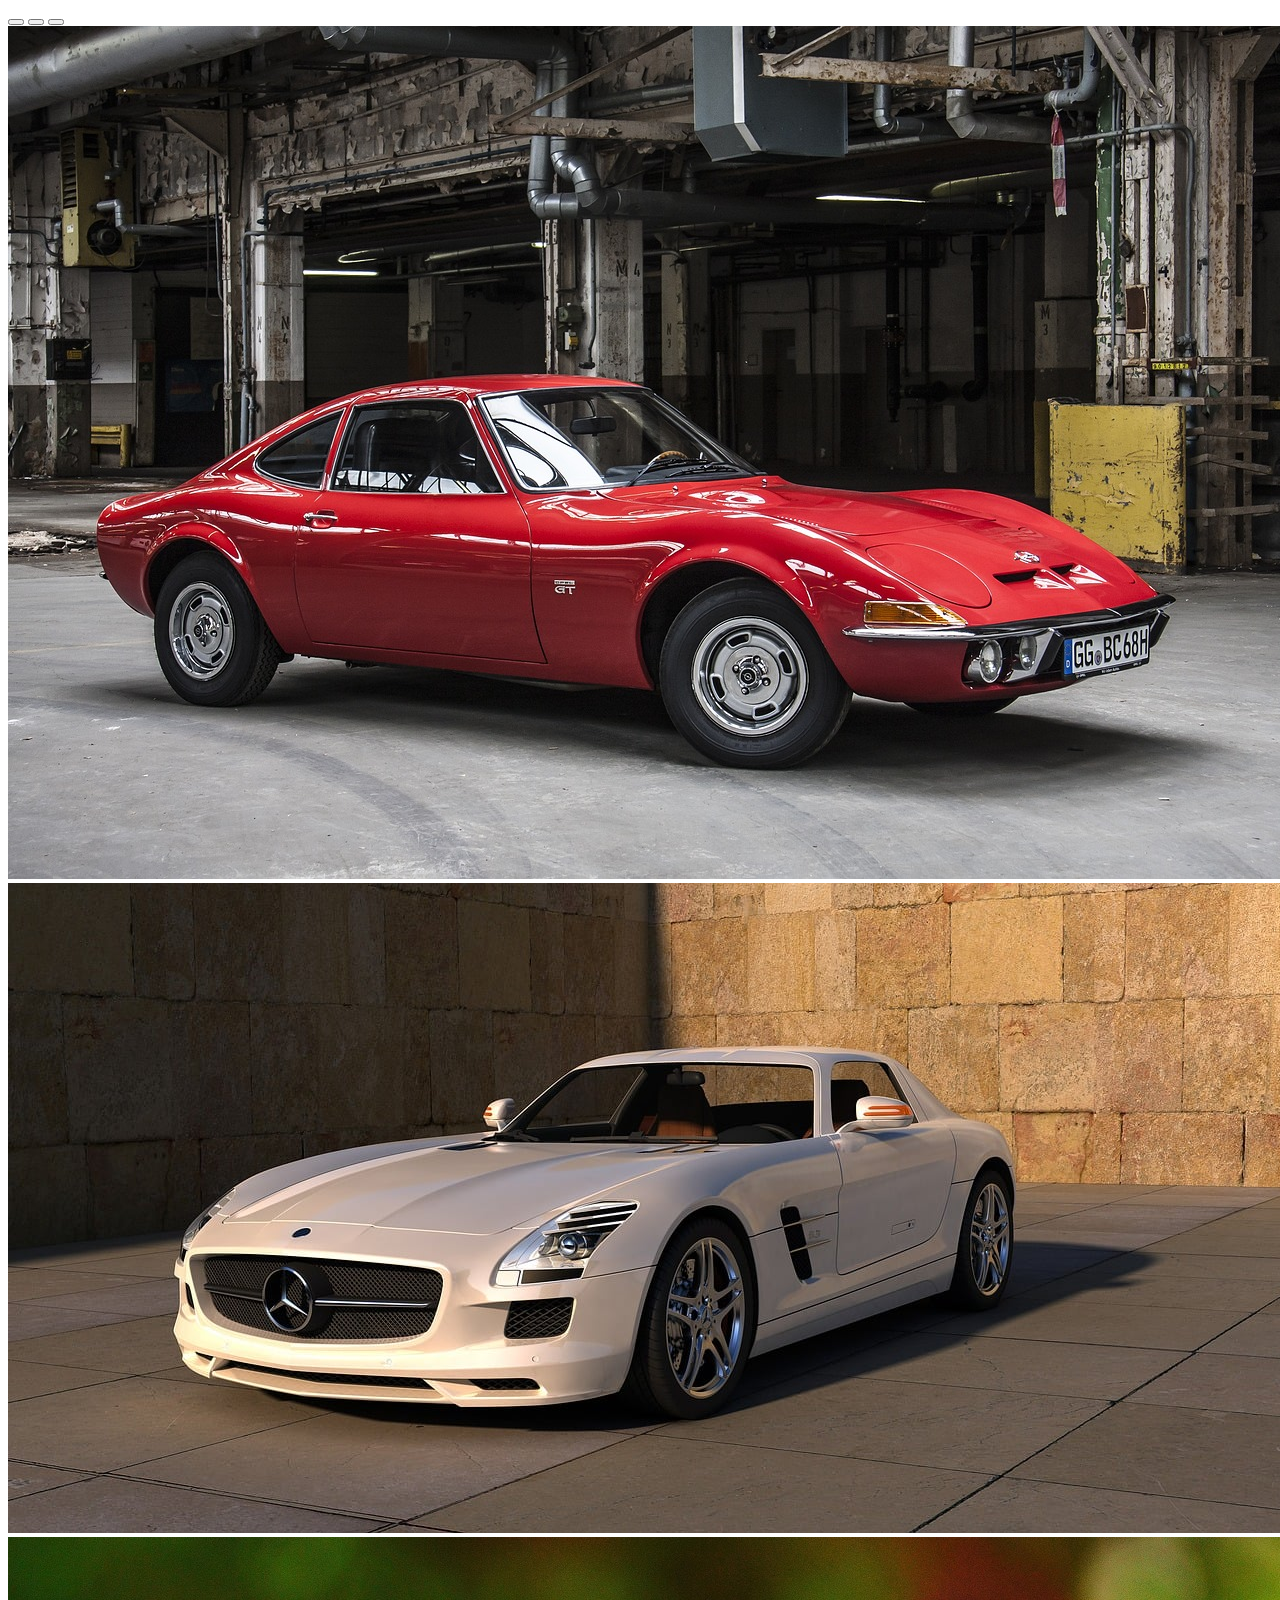
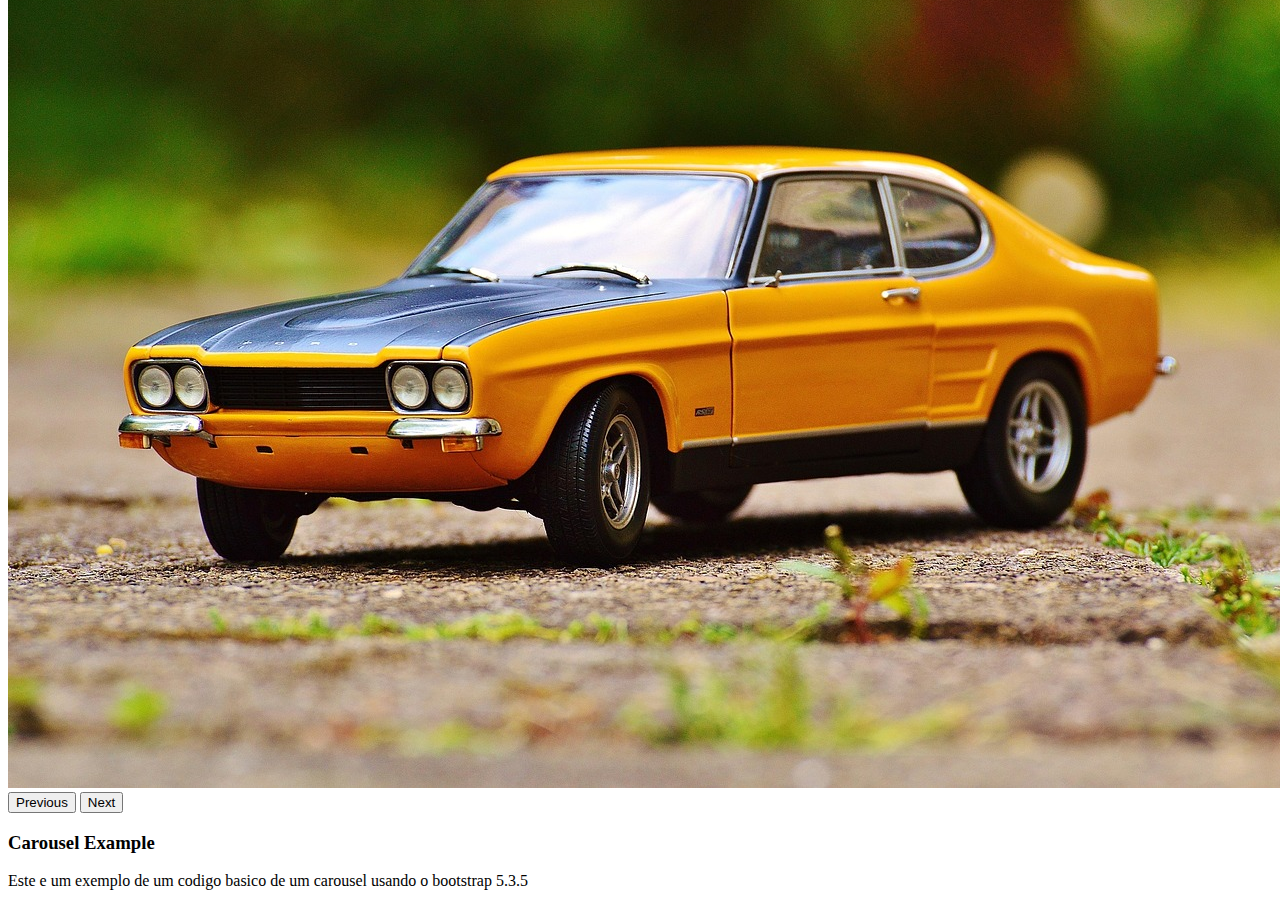
<file: aula01_bootstrep/index.html>
<!DOCTYPE html>
<html lang="pt-br">
    <head>
        <meta charset="UTF-8">
        <meta name="viewport" content="width=device-width, initial-scale=1.0">
        <link href="https://cdn.jsdelivr.net/npm/bootstrap@5.3.5/dist/css/bootstrap.min.css" rel="stylesheet" integrity="sha384-SgOJa3DmI69IUzQ2PVdRZhwQ+dy64/BUtbMJw1MZ8t5HZApcHrRKUc4W0kG879m7" crossorigin="anonymous">
        <title>Aula Bootstrep</title>
    </head>
    <body>
        <!--carousel-->
        <div id="demo" class="carousel slide" data-bs-ride="carousel">


            <!--indicator/dots-->
            <div class="carousel-indicators">
                <button type="button"
                    data-bs-target="#demo"
                    data-bs-slide-to="0"
                    class="active"
                    aria-current="true"
                    aria-label="slide 1">
                </button>

                <button type="button"
                    data-bs-target="#demo"
                    data-bs-slide-to="1"
                    aria-label="slide 2">
                </button>

                <button type="button"
                    data-bs-target="#demo"
                    data-bs-slide-to="2"
                    aria-label="slide 3">
                </button>
            </div>


            <!--the slideshow/carousel-->
            <div class="carousel-inner">

                <div class="carousel-item active">
                    <img src="img/carro1.jpg" alt="d-block w-100">
                </div>

                
                <div class="carousel-item active">
                    <img src="img/carro2.jpg" alt="d-block w-100">
                </div>

                
                <div class="carousel-item active">
                    <img src="img/carro3.jpg" alt="d-block w-100">
                </div>
            </div>

            <!--Laft an right controls/icons-->
            <button class="carousel-control-prev"
                type="button"
                data-bs-target="#demo"
                data-bs-slide="prev">

                <span class="carousel-control-prev-icon" aria-hidden="true"></span>
                <span class="visually-hidden">Previous</span>
            </button>
            
            <button class="carousel-control-next"
                type="button"
                data-bs-target="#demo"
                data-bs-slide="next">

                <span class="carousel-control-next-icon" aria-hidden="true"></span>
                <span class="visually-hidden">Next</span>
            </button>

        </div>
        <div class="container-fluid" mt-3>
            <h3>Carousel Example</h3>
            <p>Este e um exemplo de um codigo basico de um carousel usando o bootstrap 5.3.5</p>
        </div>
        <script src="https://cdn.jsdelivr.net/npm/bootstrap@5.3.5/dist/js/bootstrap.bundle.min.js" integrity="sha384-k6d4wzSIapyDyv1kpU366/PK5hCdSbCRGRCMv+eplOQJWyd1fbcAu9OCUj5zNLiq" crossorigin="anonymous"></script>
        
    </body>
    </html>
</file>
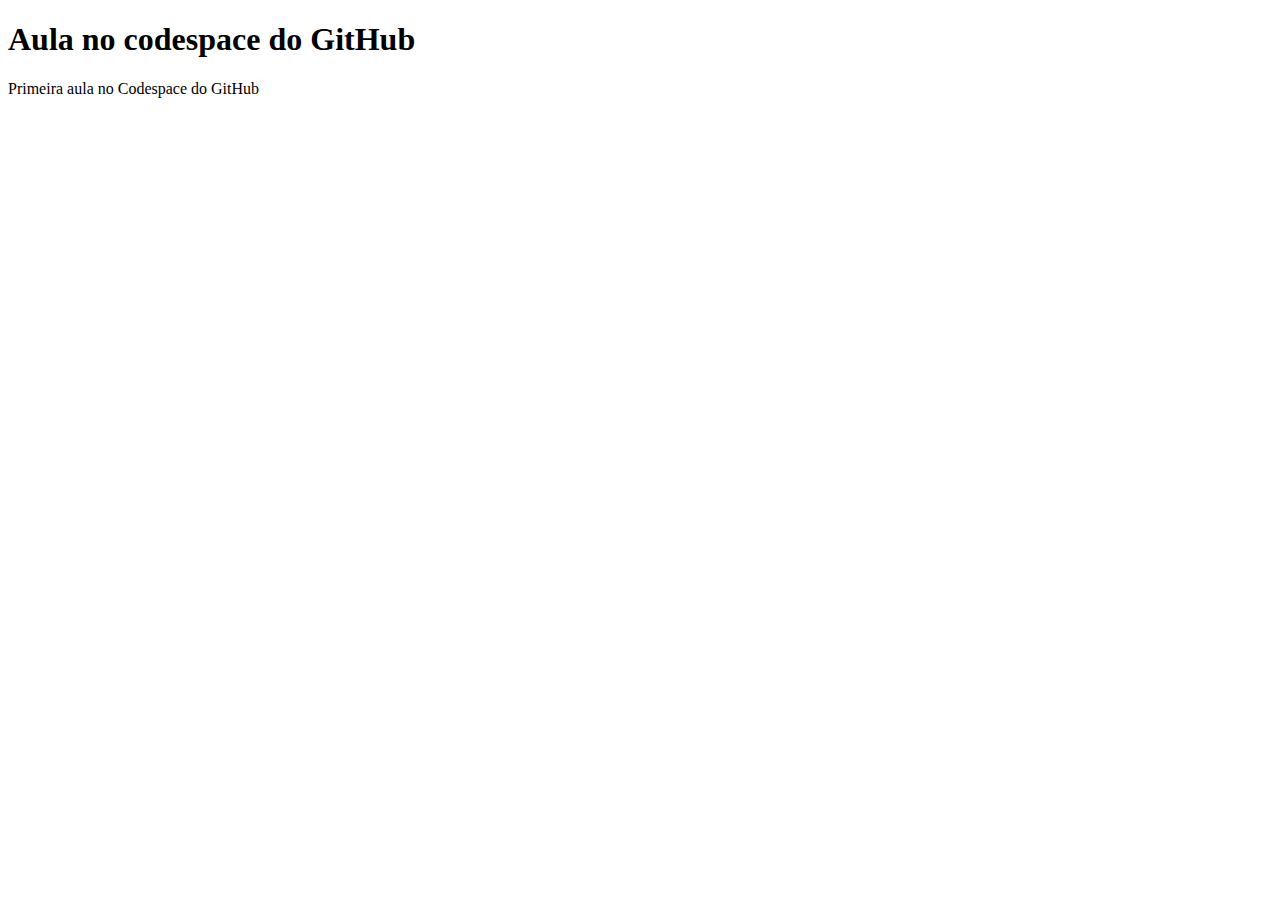
<file: aula01_codespace/index.html>
<!DOCTYPE html>
<html lang="pt-br">
<head>
    <meta charset="UTF-8">
    <meta name="viewport" content="width=device-width, initial-scale=1.0">
    <title>TEXTE GITHUB</title>
</head>
<body>
    <H1>Aula no codespace do GitHub</H1>
    <p>Primeira aula no Codespace do GitHub</p>
    
</body>
</html>
</file>
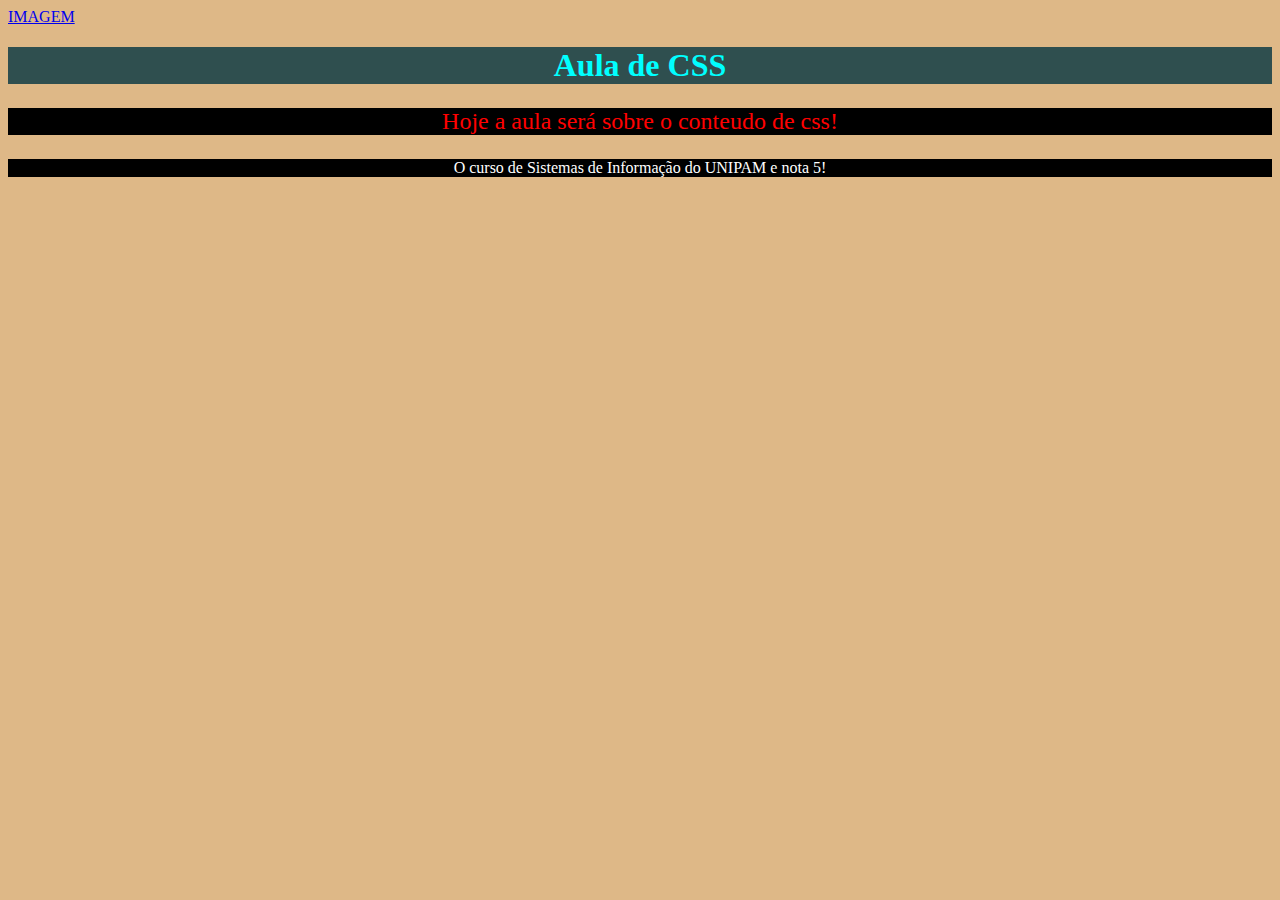
<file: aula01_css/index.html>
<!DOCTYPE html>
<html lang="pt-br">
<head>
    <meta charset="UTF-8">
    <meta name="viewport" content="width=device-width, initial-scale=1.0">
    <link rel="stylesheet" href="styles.css">
    <style>
        h1{ color: aqua;
            text-align: center;
        }

        p{text-align: center;
        }

    </style>

    <title>AULA CSS</title>
</head>
<body>
    <a href="imagem.html">IMAGEM</a>
    <h1>Aula de CSS</h1>
    <p style="color: red; font-size: 24px;">
        Hoje a aula será sobre o conteudo de css!
    </p>
    <p>
        O curso de Sistemas de Informação do UNIPAM e nota 5!
    </p>
</body>
</html>
</file>
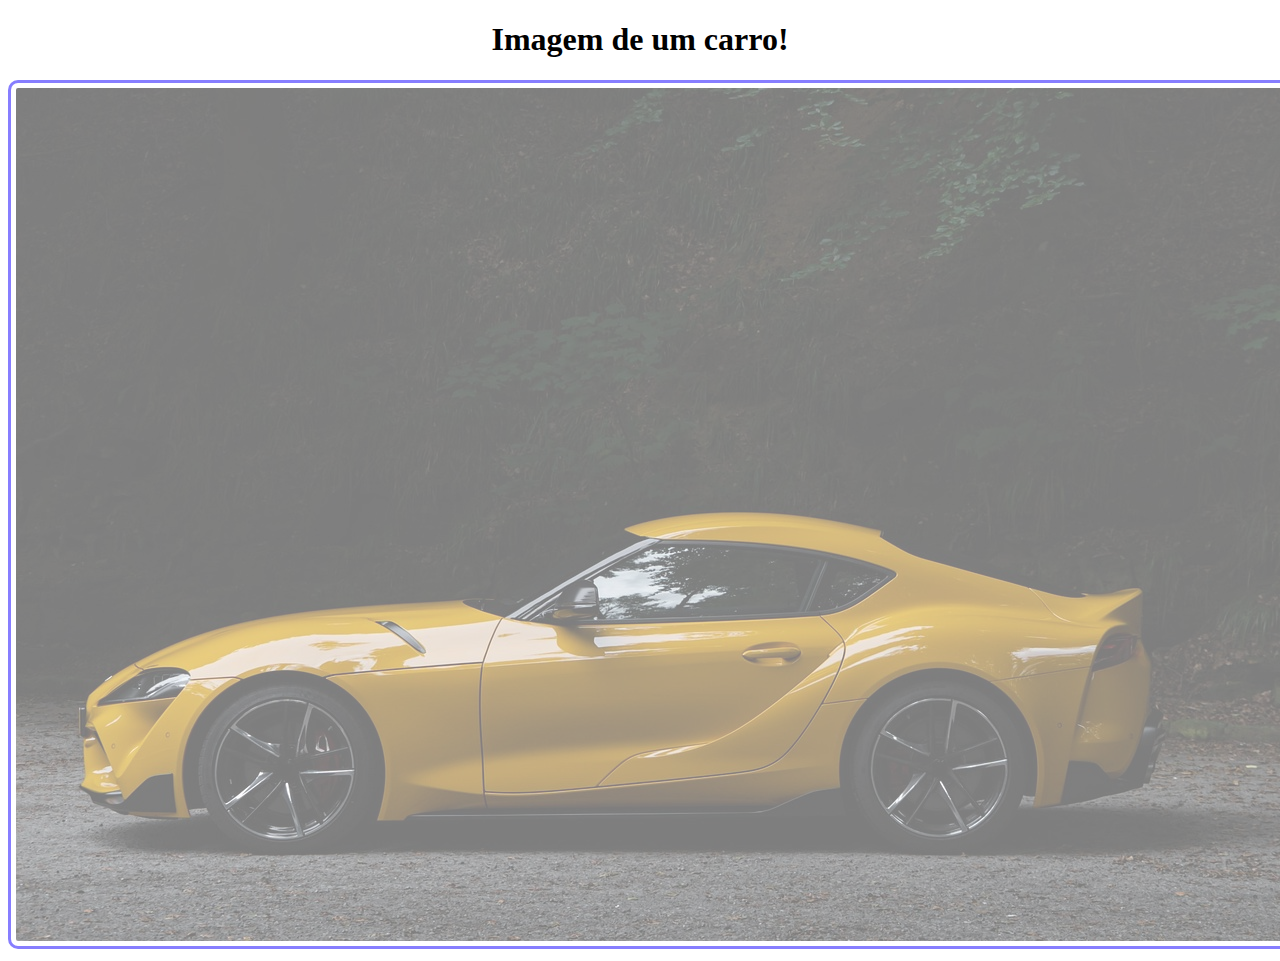
<file: aula01_rgb/index.html>
<!DOCTYPE html>
<html lang="pt-br">
<head>
    <meta charset="UTF-8">
    <meta name="viewport" content="width=device-width, initial-scale=1.0">
    <link rel="stylesheet" href="style.css">
    <title>Aula RGB</title>
</head>
<body>
    <h1>Imagem de um carro!</h1>
    
    <picture>
        <source media="(max-width:820px)" srcset="img/carro_500px.jpg" type="image/jpg">
        <source media="(max-width:1000px)" srcset="img/carro_800px.jpg" type="image/jpg">
        <source media="(max-width:500px)" srcset="img/carro_200px.jpg" type="image/jpg">
        <img src="img/carro1.jpg" alt="">
    </picture>
    
</body>
</html>
</file>
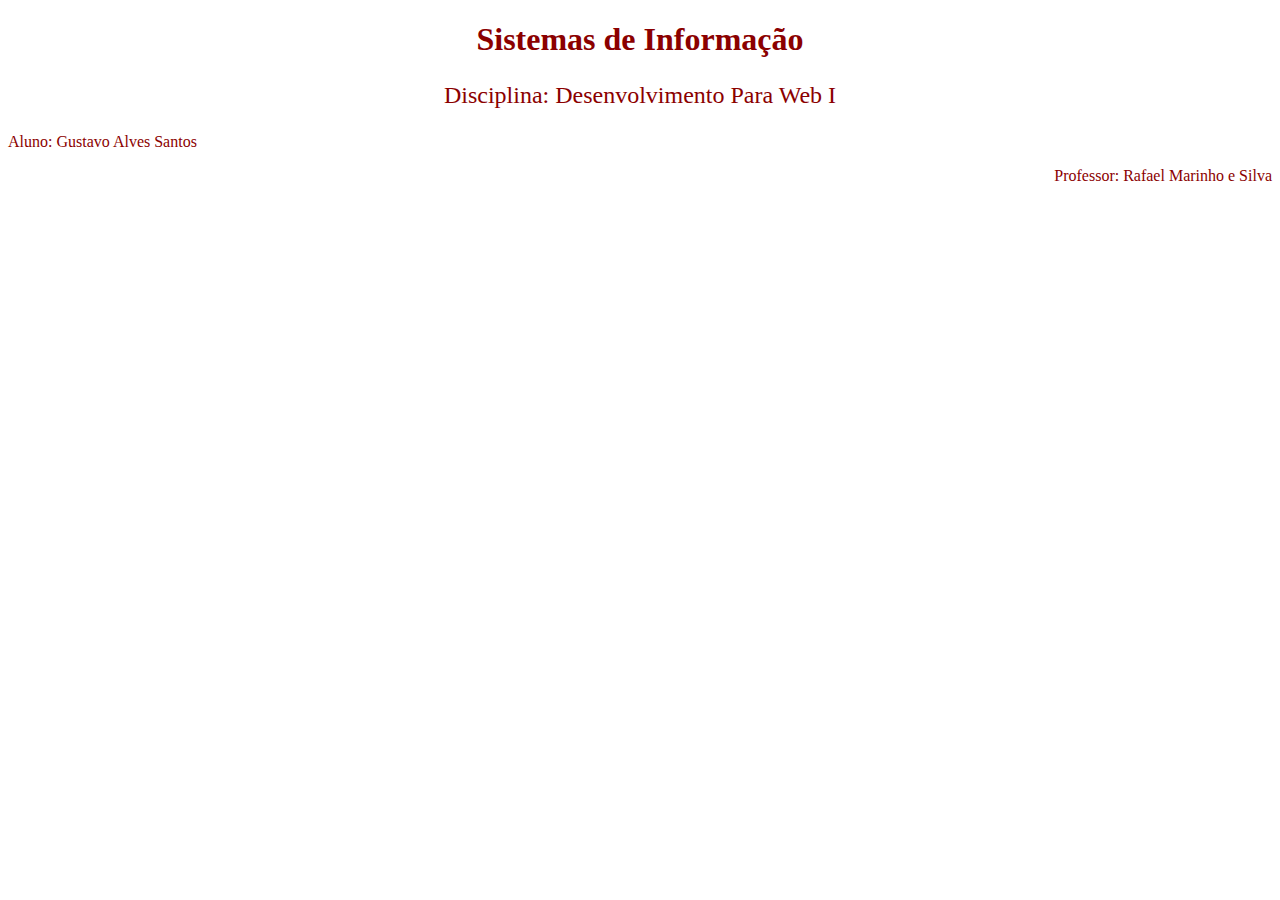
<file: aula02_css/index.html>
<!DOCTYPE html>
<html lang="pt-br">
<head>
    <meta charset="UTF-8">
    <meta name="viewport" content="width=device-width, initial-scale=1.0">
    <link rel="stylesheet" href="styles2.css">
    <title>AULA CSS</title>
</head>
<body>
    <h1 class="p1">Sistemas de Informação</h1>
    <p id="fonte" class="p1">Disciplina: Desenvolvimento Para Web I</p> 
    <p class="p2">Aluno: Gustavo Alves Santos</p>
    <p class="p3">Professor: Rafael Marinho e Silva</p>
</body>
</html>
</file>
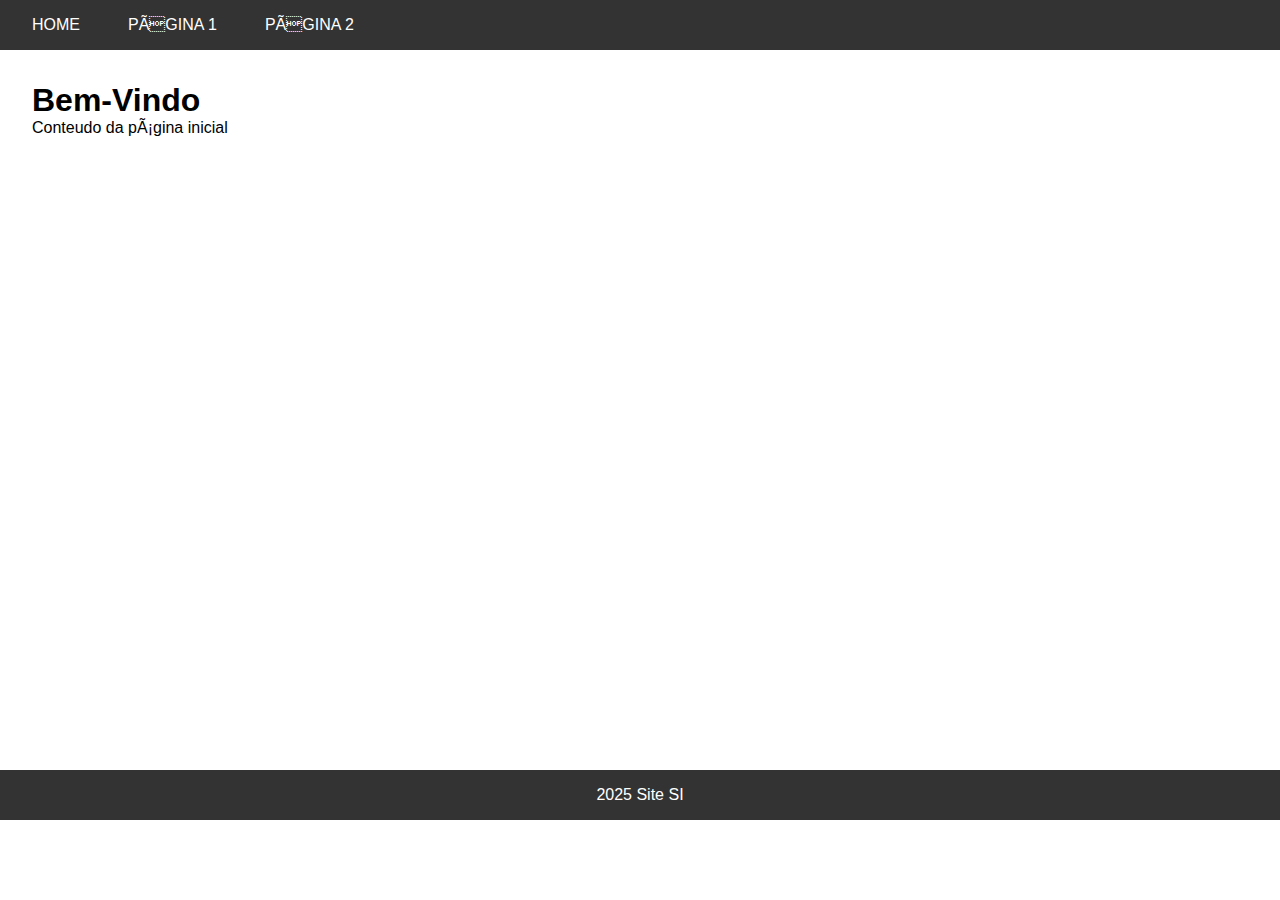
<file: aula03_css/index.html>
<!DOCTYPE html>
<html lang="pt-br>
<head>
    <meta charset="UTF-8">
    <meta name="viewport" content="width=device-width, initial-scale=1.0">
    <title>HOME</title>
    <link rel="stylesheet" href="styles.css">
</head>
<body>
    <nav class="navbar">
        <input type="checkbox" id="menu-checkbox" hidden>
        <label for="menu-checkbox" class="menu-toglle">&#9776</label>

        <ul class="nav-list">
            <li><a href="index.html" class="nav-link">HOME</a></li>
            <li><a href="page1.html" class="nav-link">PÁGINA 1</a></li>
            <li><a href="page2.html" class="nav-link">PÁGINA 2</a></li>
        </ul>
    </nav>

    <main class="main-content">
        <H1>Bem-Vindo</H1>
        <p>Conteudo da página inicial</p>
    </main>

    <footer>
        <p>2025 Site SI</p>
    </footer>

</body>
</html>
</file>
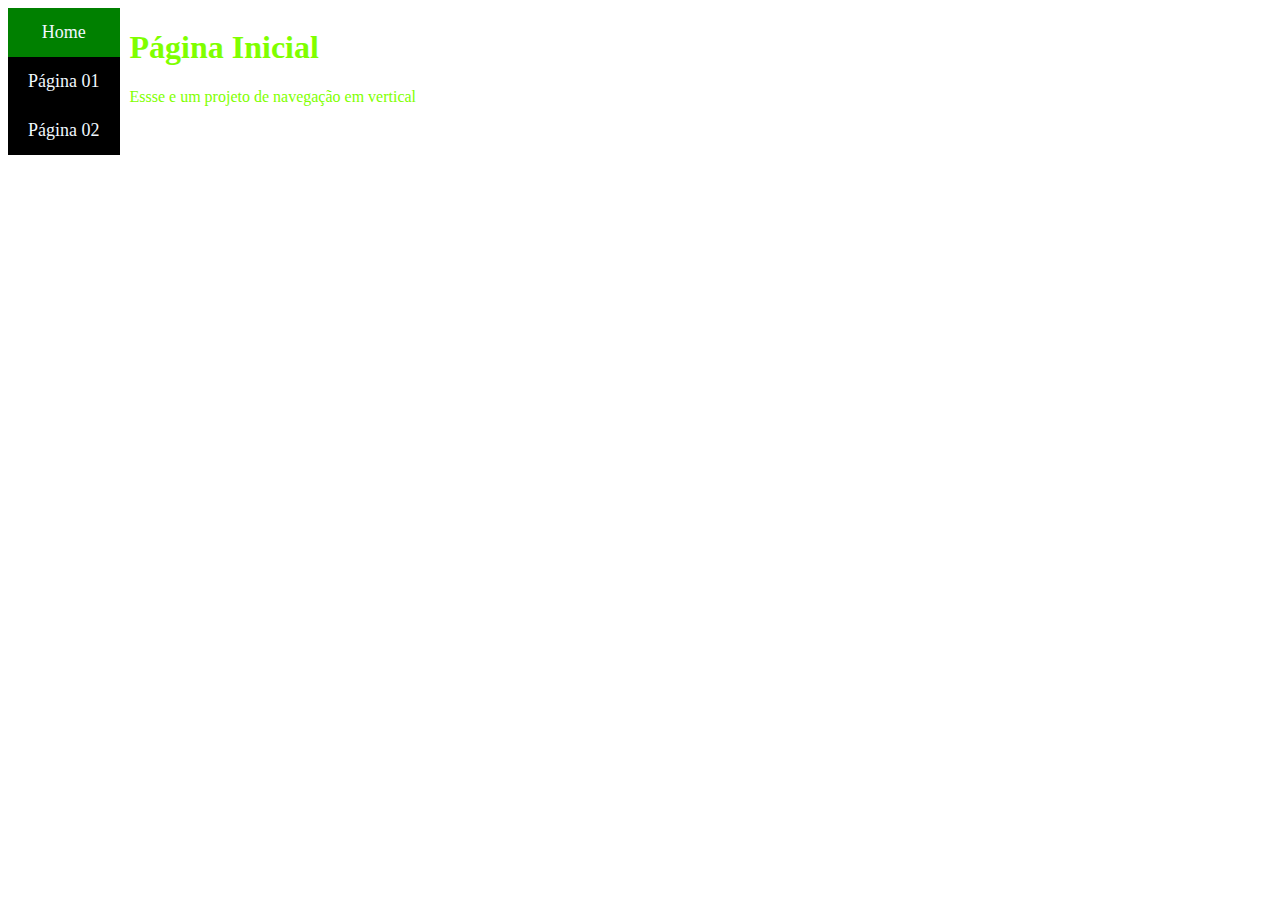
<file: aula04_css/index.html>
<!DOCTYPE html>
<html lang="pt-BR">
<head>
    <meta charset="UTF-8">
    <meta name="viewport" content="width=device-width, initial-scale=1.0">
    <link rel="stylesheet" href="styles.css">
    <title>Document</title>
</head>
<body>
    <ul>
        <li class="active-link">
            <a href="#">Home</a>
        </li>
        <li>
            <a href="pag1.html">Página 01</a>
        </li>
        <li>
            <a href="pag2.html">Página 02</a>
        </li>
    </ul> 

    <div>
        <h1>Página Inicial</h1>
        <p>Essse e um projeto de navegação em vertical</p>
    </div>

    
</body>
</html>
</file>
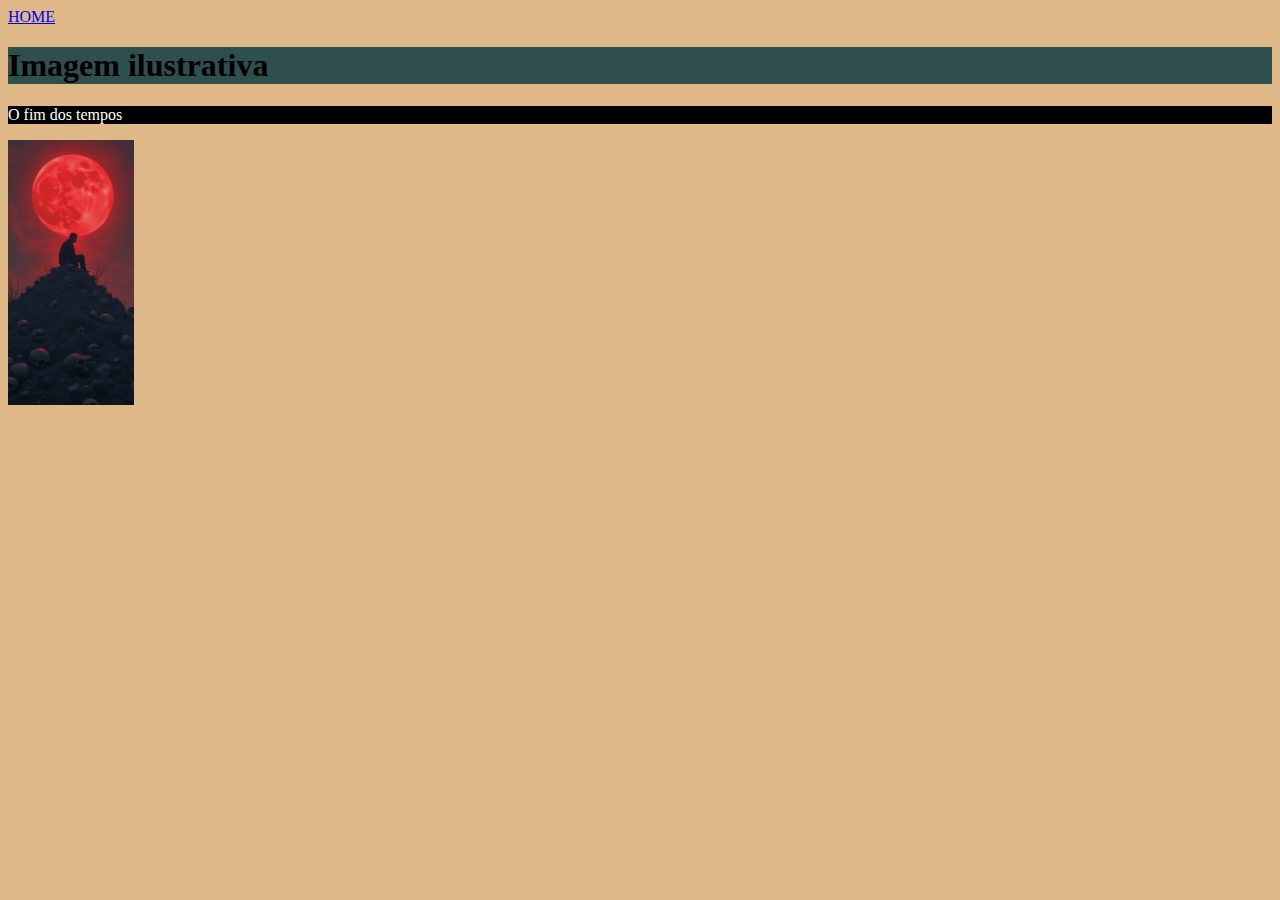
<file: aula01_css/imagem.html>
<!DOCTYPE html>
<html lang="pt-br">
<head>
    <link rel="stylesheet" href="styles.css">
    <meta charset="UTF-8">
    <meta name="viewport" content="width=device-width, initial-scale=1.0">
    <title>IMAGEM</title>
</head>
<body>
    <a href="index.html">HOME</a>
    <h1>Imagem ilustrativa</h1>
    <p>O fim dos tempos</p>
<img src="pngs/png2.jpg" alt="" width="10%">
    
</body>
</html>
</file>
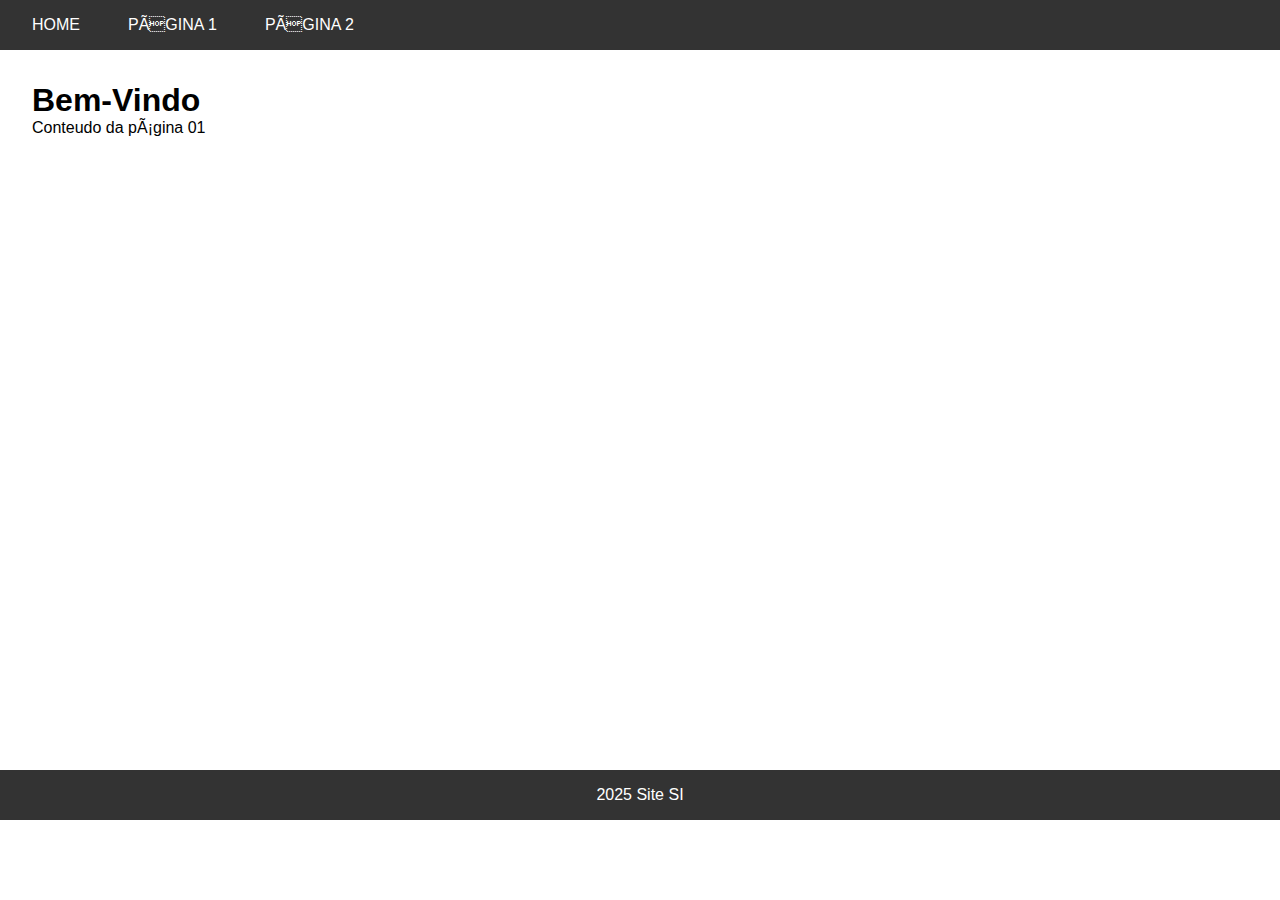
<file: aula03_css/page1.html>
<!DOCTYPE html>
<html lang="pt-br>
<head>
    <meta charset="UTF-8">
    <meta name="viewport" content="width=device-width, initial-scale=1.0">
    <title>Pagina 01</title>
    <link rel="stylesheet" href="styles.css">
</head>
<body>
    <nav class="navbar">
        <input type="checkbox" id="menu-checkbox" hidden>
        <label for="menu-checkbox" class="menu-toglle">&#9776</label>

        <ul class="nav-list">
            <li><a href="index.html" class="nav-link">HOME</a></li>
            <li><a href="page1.html" class="nav-link">PÁGINA 1</a></li>
            <li><a href="page2.html" class="nav-link">PÁGINA 2</a></li>
        </ul>
    </nav>

    <main class="main-content">
        <H1>Bem-Vindo</H1>
        <p>Conteudo da página 01</p>
    </main>

    <footer>
        <p>2025 Site SI</p>
    </footer>

</body>
</html>
</file>
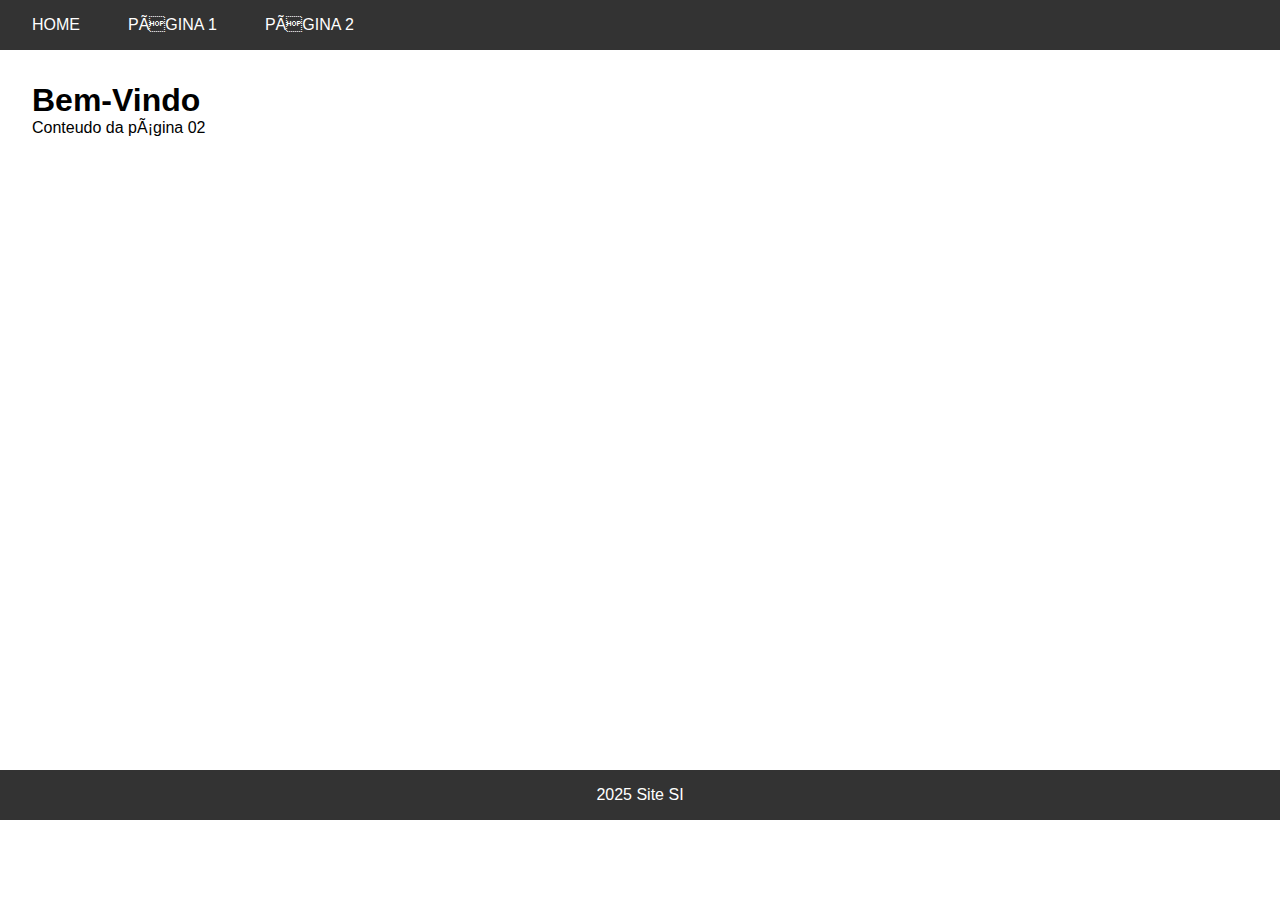
<file: aula03_css/page2.html>
<!DOCTYPE html>
<html lang="pt-br>
<head>
    <meta charset="UTF-8">
    <meta name="viewport" content="width=device-width, initial-scale=1.0">
    <title>Pagina 02</title>
    <link rel="stylesheet" href="styles.css">
</head>
<body>
    <nav class="navbar">
        <input type="checkbox" id="menu-checkbox" hidden>
        <label for="menu-checkbox" class="menu-toglle">&#9776</label>

        <ul class="nav-list">
            <li><a href="index.html" class="nav-link">HOME</a></li>
            <li><a href="page1.html" class="nav-link">PÁGINA 1</a></li>
            <li><a href="page2.html" class="nav-link">PÁGINA 2</a></li>
        </ul>
    </nav>

    <main class="main-content">
        <H1>Bem-Vindo</H1>
        <p>Conteudo da página 02</p>
    </main>

    <footer>
        <p>2025 Site SI</p>
    </footer>

</body>
</html>
</file>
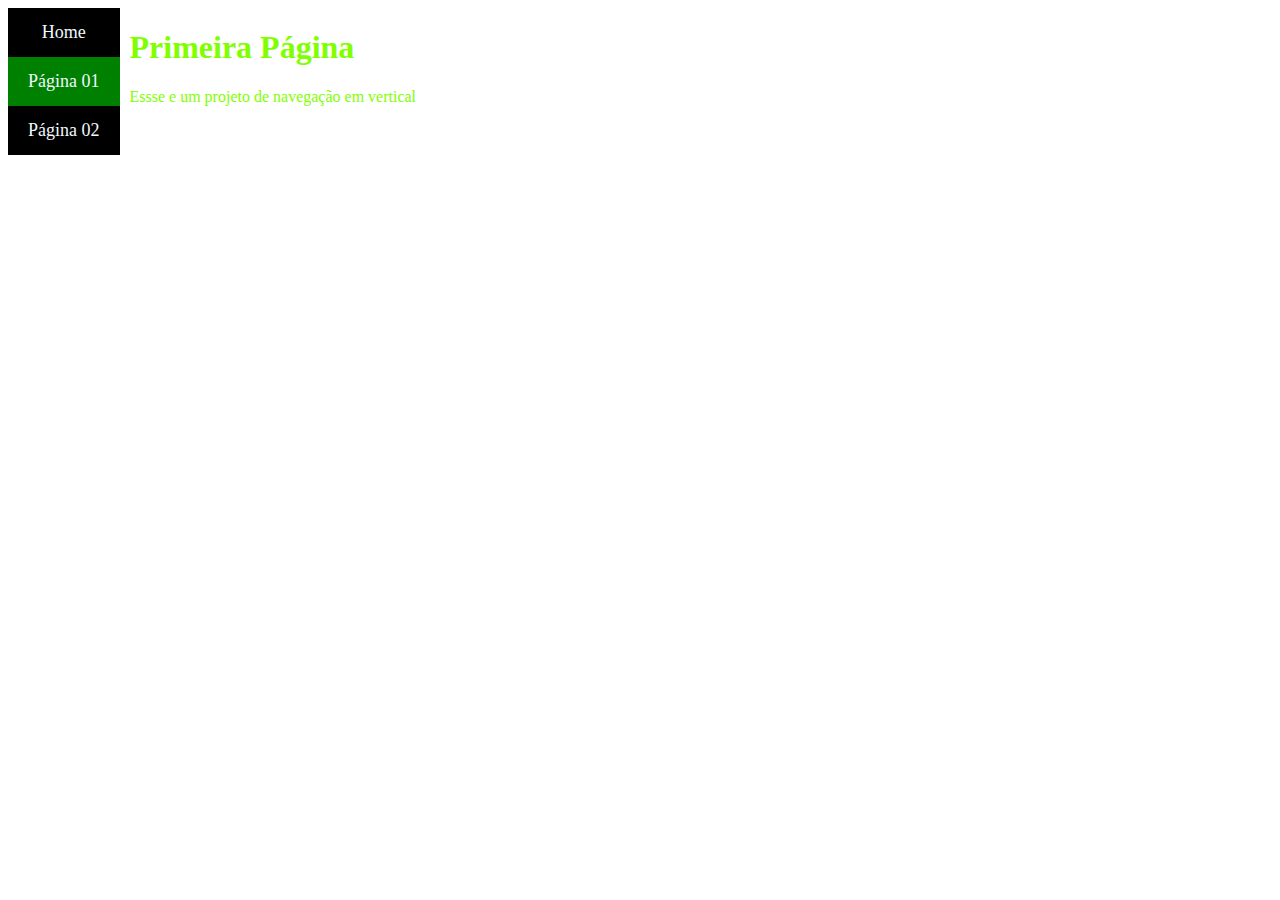
<file: aula04_css/pag1.html>
<!DOCTYPE html>
<html lang="pt-BR">
<head>
    <meta charset="UTF-8">
    <meta name="viewport" content="width=device-width, initial-scale=1.0">
    <link rel="stylesheet" href="styles.css">
    <title>Document</title>
</head>
<body>
    <ul>
        <li>
            <a href="index.html">Home</a>
        </li>
        <li class="active-link">
            <a href="#">Página 01</a>
        </li>
        <li>
            <a href="pag2.html">Página 02</a>
        </li>
    </ul> 

    <div>
        <h1>Primeira Página</h1>
        <p>Essse e um projeto de navegação em vertical</p>
    </div>

    
</body>
</html>
</file>
<file: aula01_css/styles.css>
body{
background-color: burlywood;
}
h1{
background-color: darkslategrey;
}
p{
color: white;
background-color: black;
}
</file>
<file: aula01_rgb/style.css>
h1{
    text-align: center;
}

img{
    opacity: 0.5;
    /*width: 50%;*/
    border-radius: 10px;
    /*height: auto;*/
    padding: 5px;
    border: 3px solid #1100ff;
}
</file>
<file: aula02_css/styles2.css>
*{
    color: darkred;

}
.p1{
    text-align: center;
}
.p2{
    text-align: left;
}
.p3{
    text-align: right;
}
#fonte{
    font-size: 24px;

}
</file>
<file: aula03_css/styles.css>
*{
    margin: 0;
    padding: 0;
    box-sizing: border-box;
    font-family: Arial, sans-serif
}
    /* Navbar */
    .navbar{
        background: #333;
        padding: 1rem;
        
    }

    .nav-list{
        list-style: none;
        display: flex;
        gap: 1rem;
    }

    .nav-link{
        color: white;
        text-decoration: none;
        padding: 0.5rem 1rem;
    }

    .nav-link:hover,
    .nav-link.active{
        background-color: #555;
        border-radius: 4px;
    }

    .main-content{
        padding: 2rem;
        min-height: 80vh;
    }

    footer{
        background-color: #333;
        color: white;
        text-align: center;
        padding: 1rem;
        margin-top: auto;
    }

    .menu-toglle{
        display: none;
        cursor: pointer;
        color: white;
        font-size: 1.5rem;
    }

    @media (max-width: 768px){
    
        .navbar{
        position: relative;
    }

         .menu-toglle{
        display: block;

    }

         .nav-list{
        display: none;
        flex-direction: column;
        width: 100%;
        text-align: center;
    }

        #menu-checkbox:checked ~ .nav-list{
            display: flex;
        }

        .nav-link {
            padding: 1rem;
        
        }
    }
</file>
<file: aula04_css/styles.css>
body{
    color: chartreuse;
    display: flex;
    flex-direction: row;
    gap: 10px;
}

ul{
    background-color: black;
    overflow: hidden;
    list-style-type: none;
    margin: 0;
    padding: 0;
    display: flex;
    flex-direction: column;
}

li a{
    display: block;
    color: aliceblue;
    text-align: center;
    padding: 14px 20px;
    text-decoration: none;
    font-size: 18px;
    transition: background-color 0.3s color 0.3s;
}

li a:hover{
    background-color: black;
    color: white;
}

.active-link{
    background-color: green;
    color: white;
}
</file>
